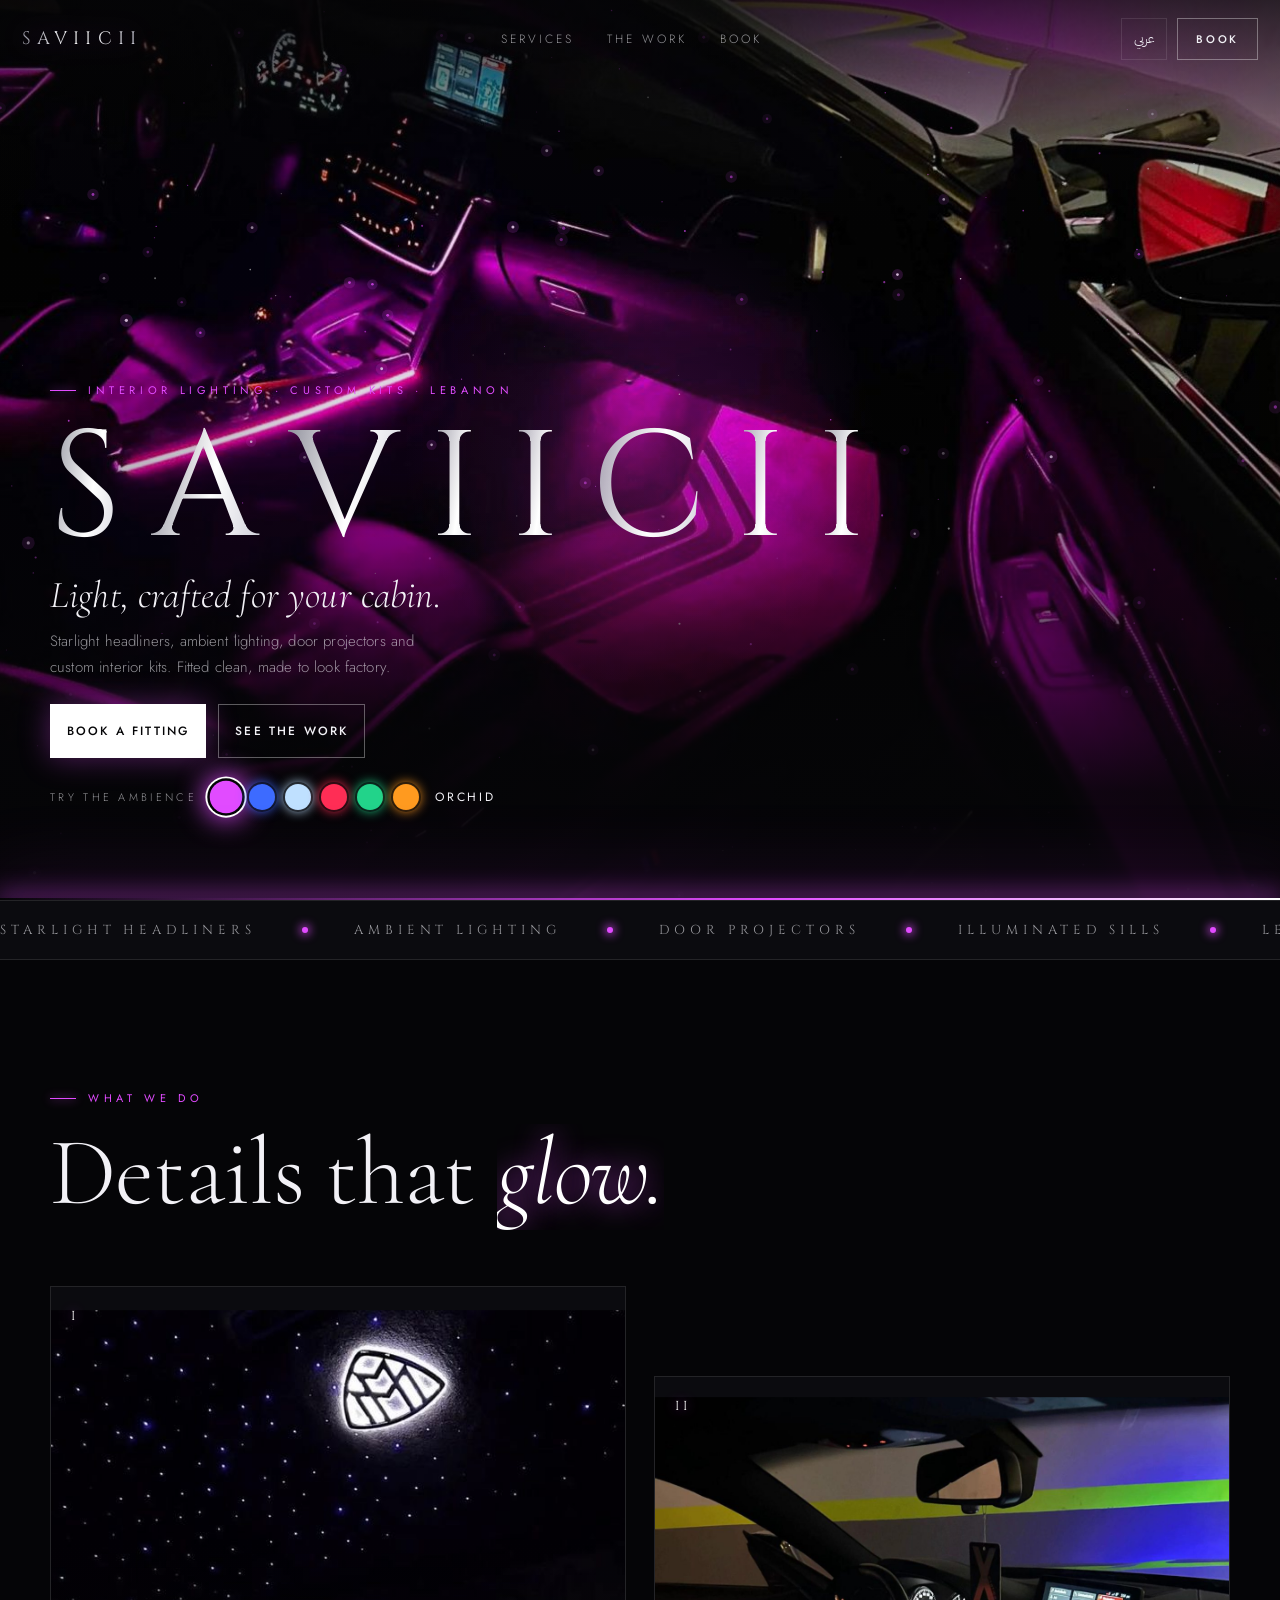
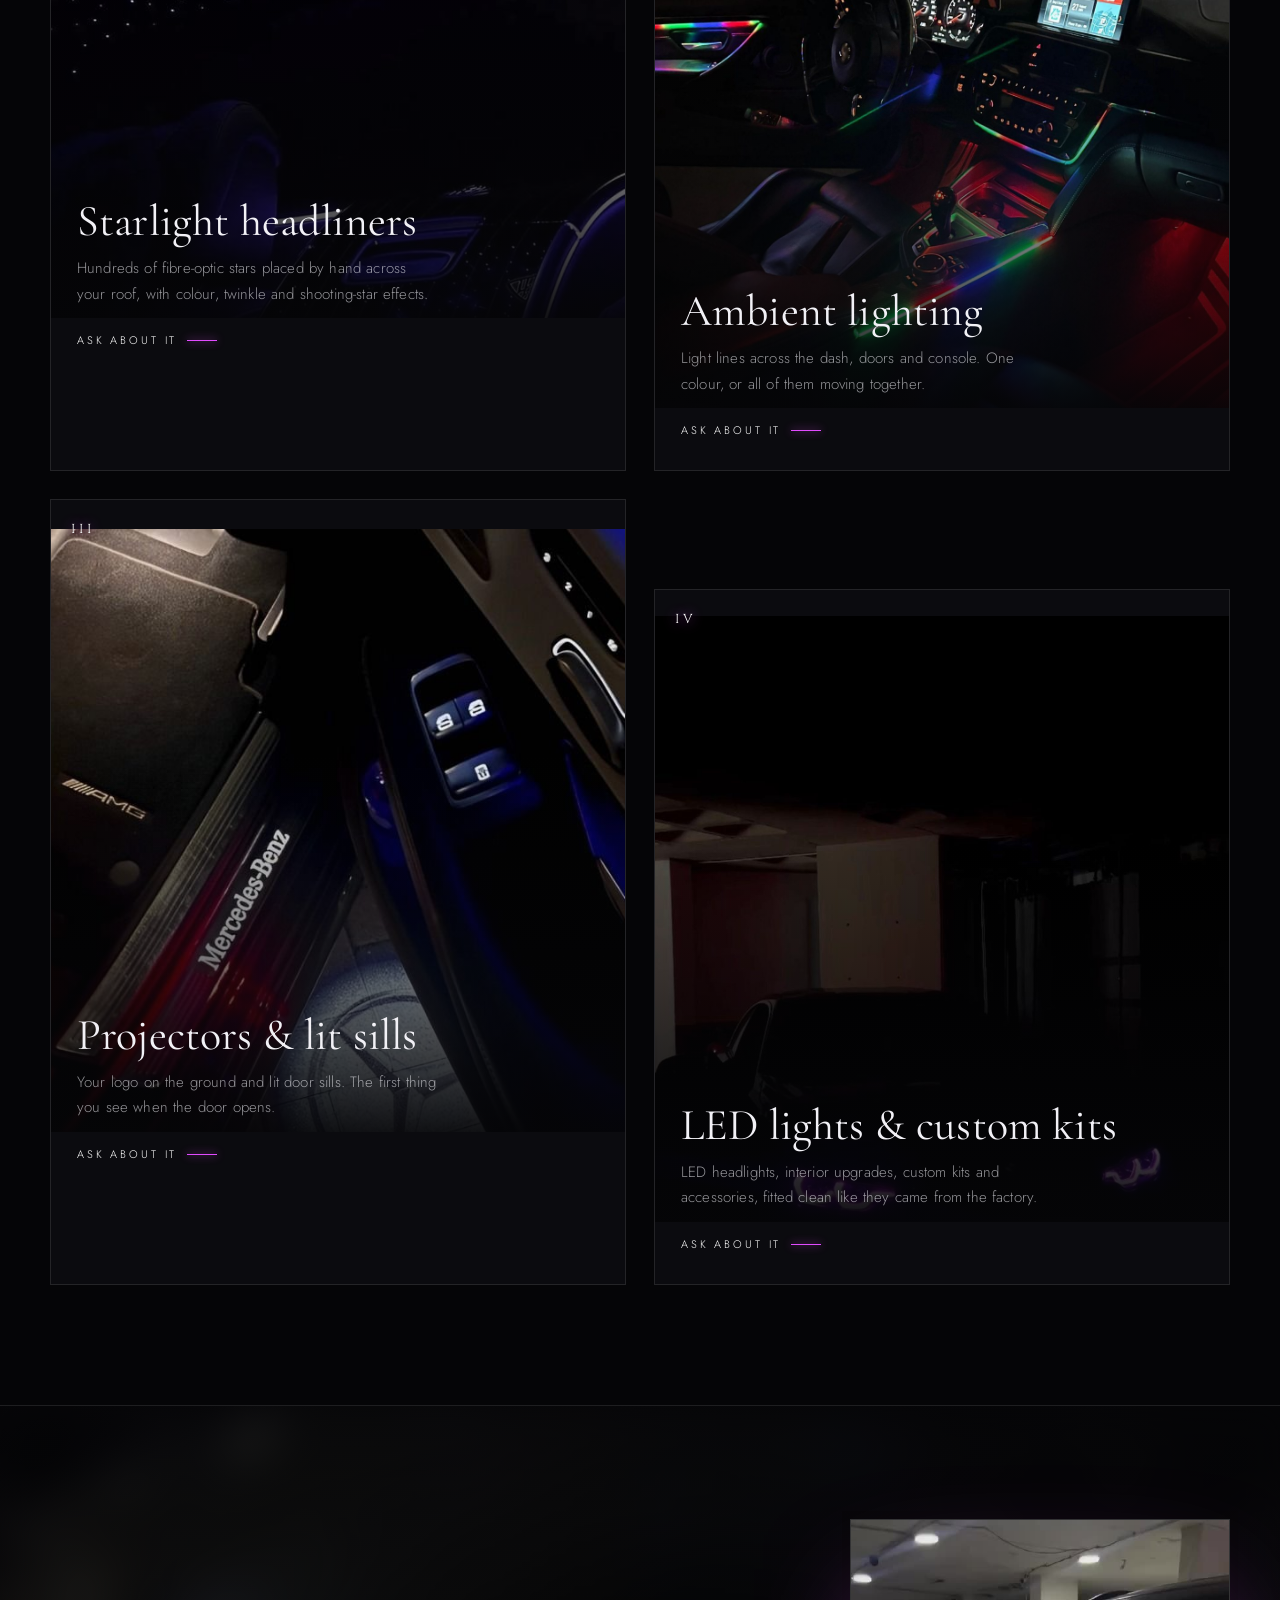
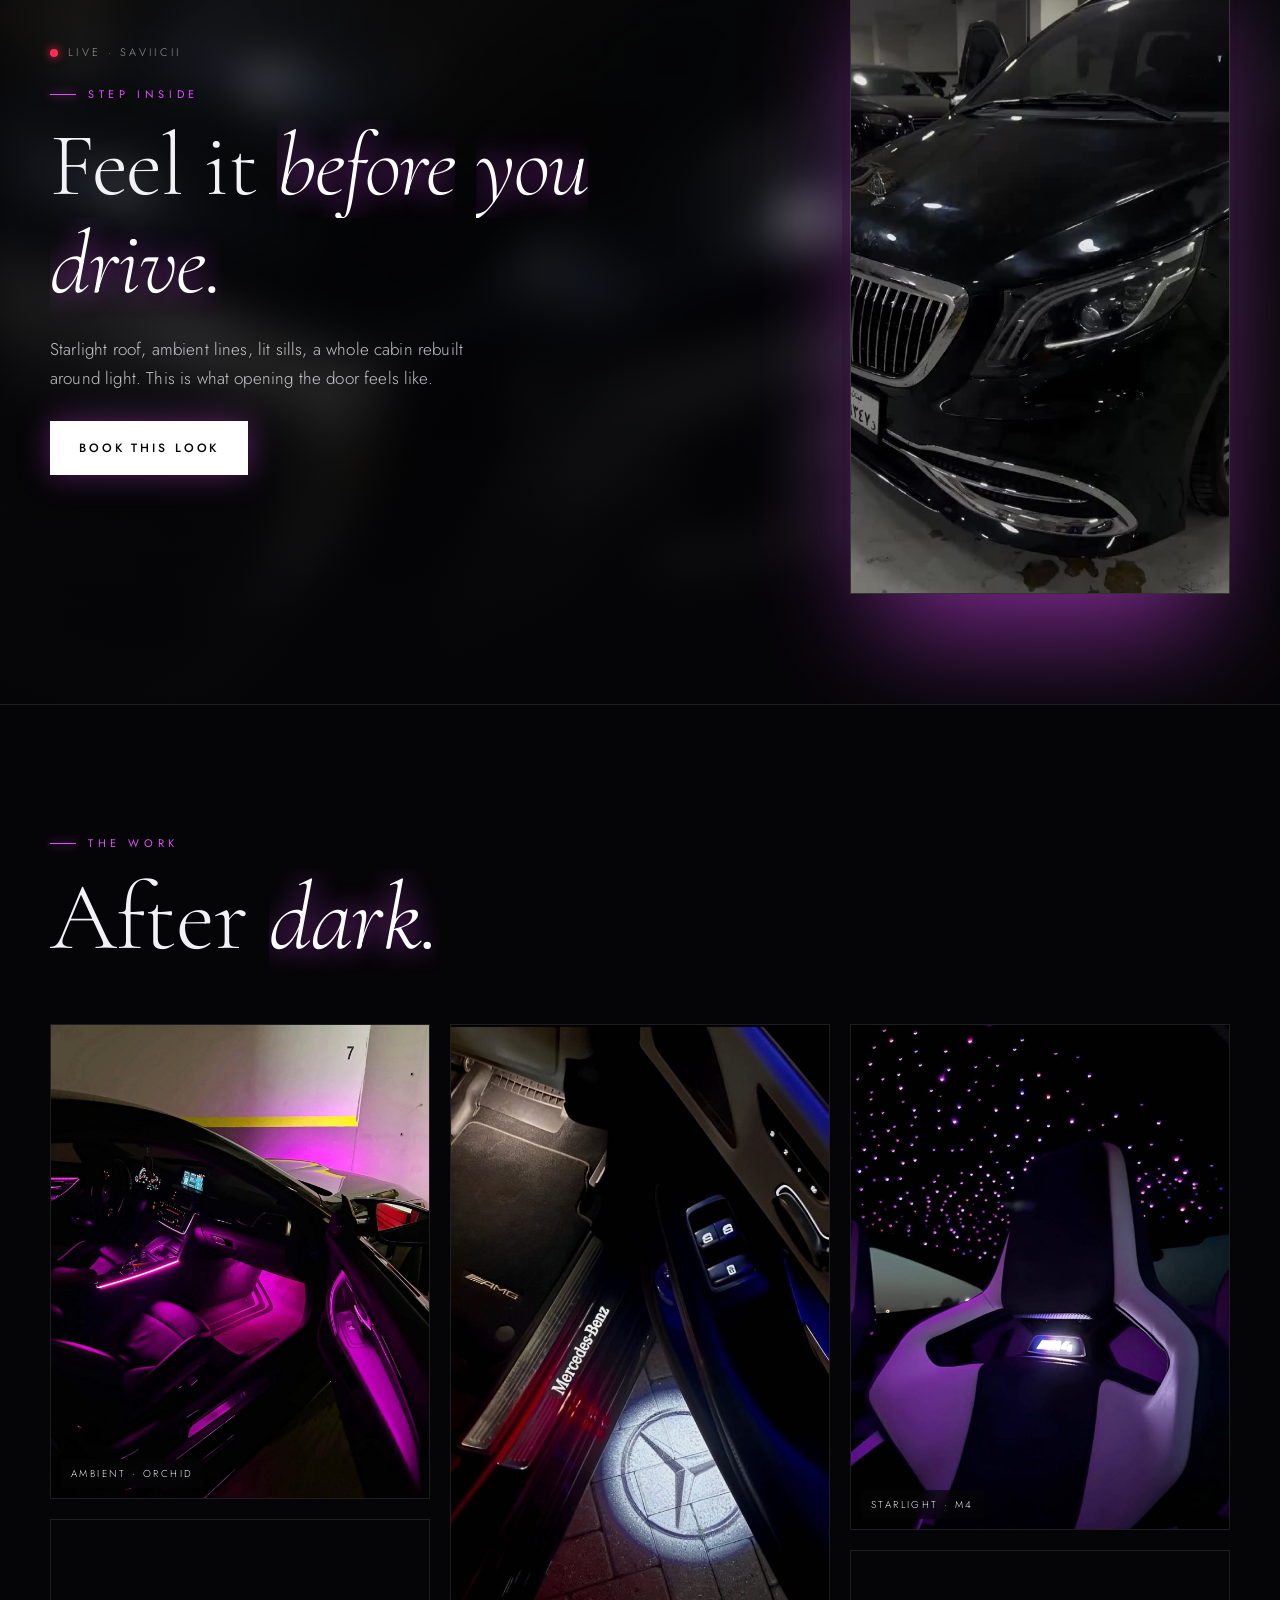
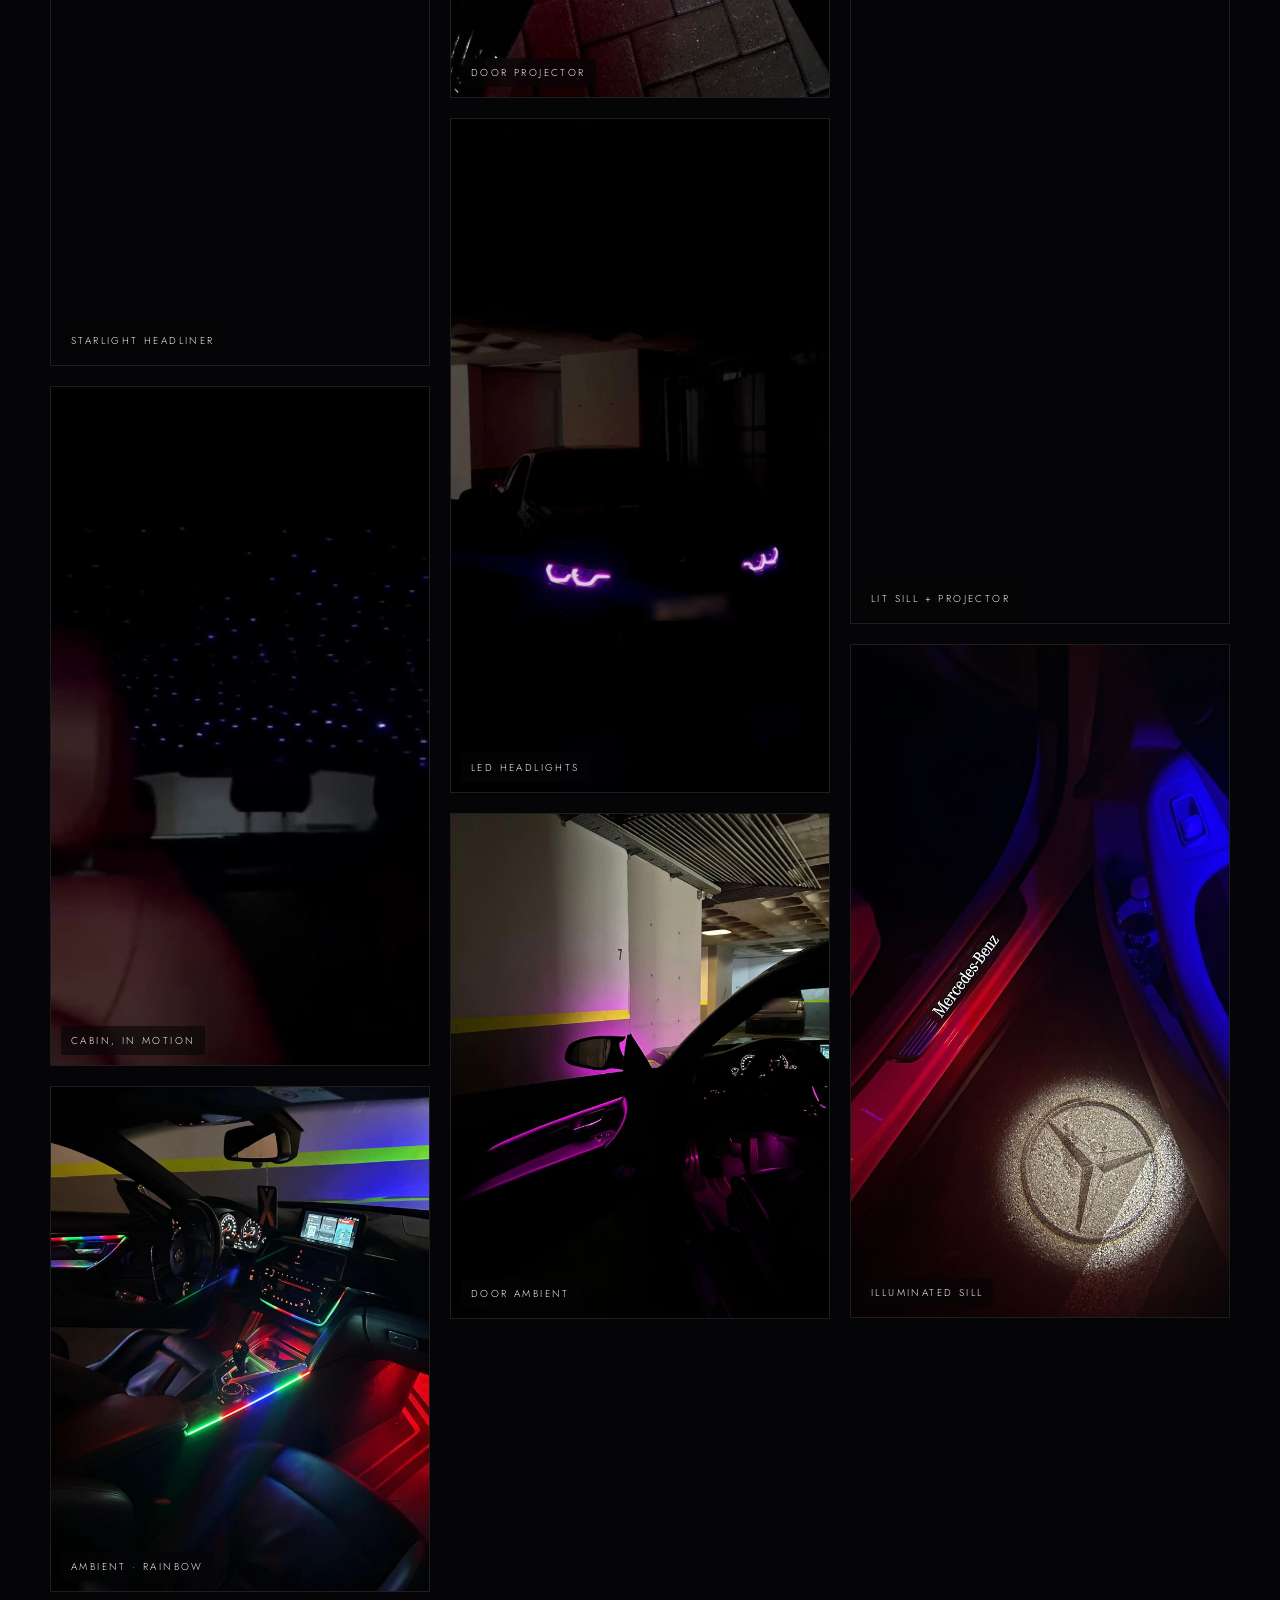
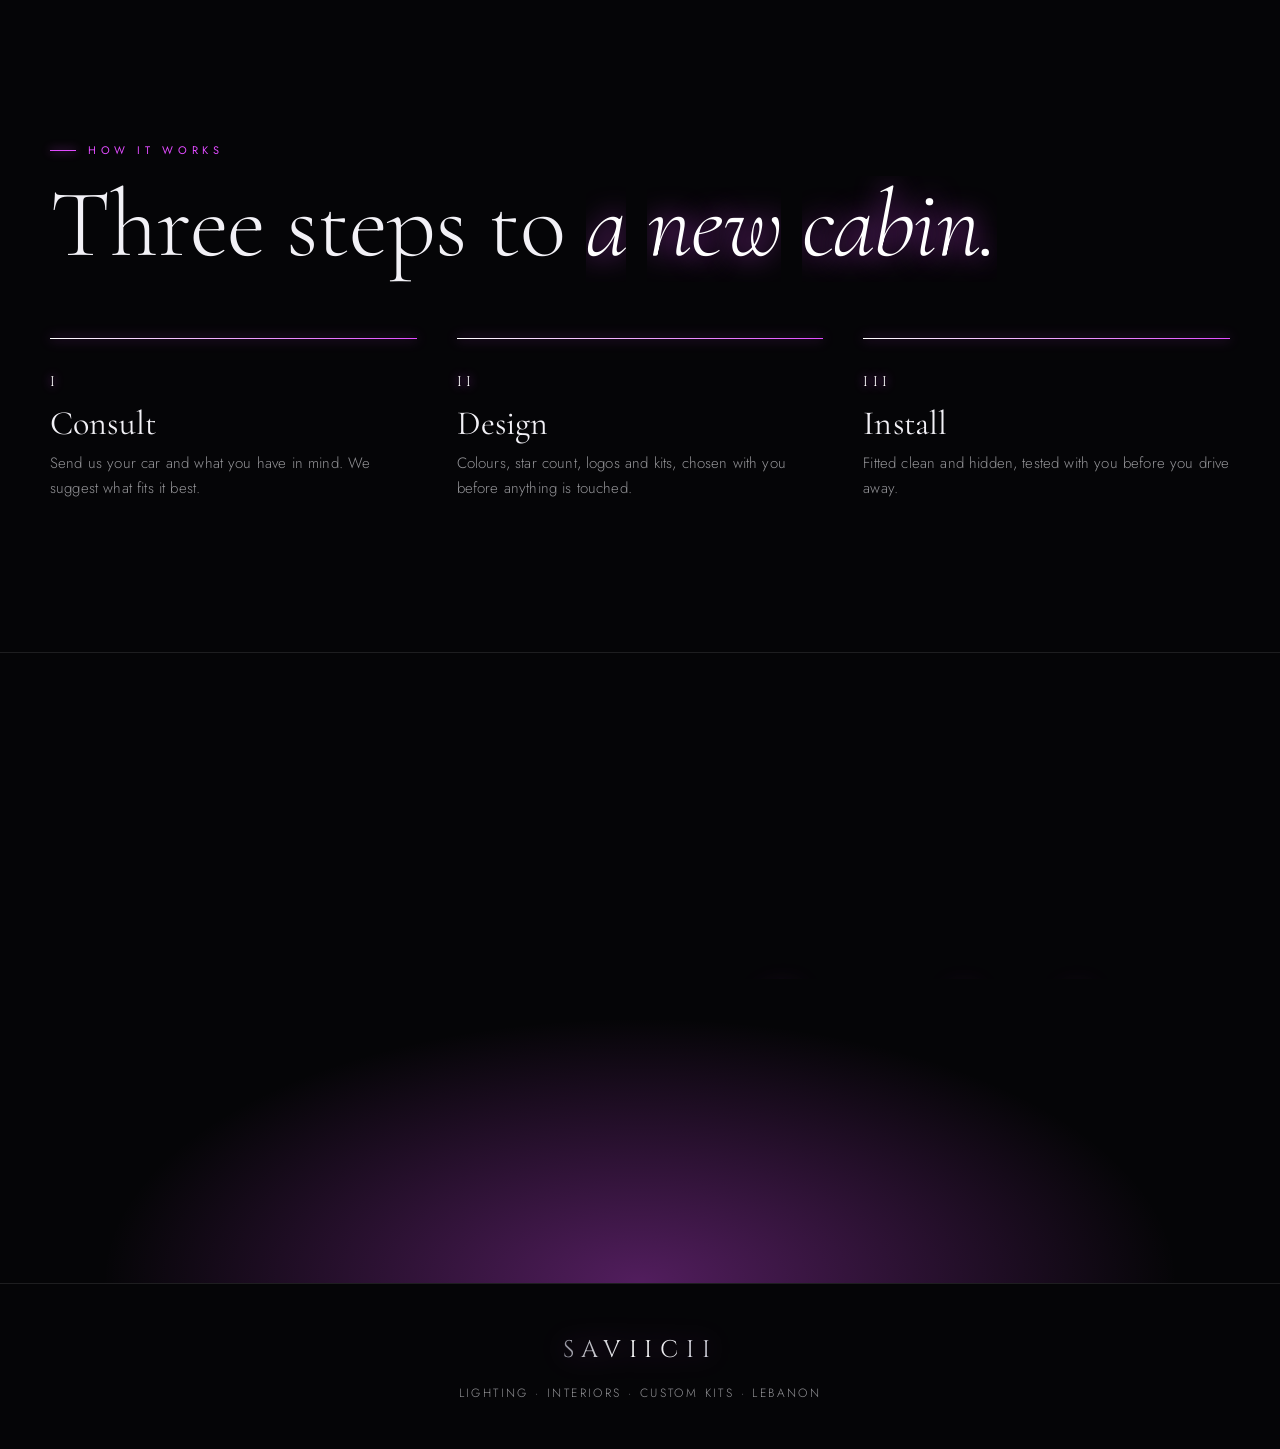
<file: index.html>
<!DOCTYPE html>
<html lang="en" dir="ltr">
<head>
<meta charset="utf-8">
<meta name="viewport" content="width=device-width, initial-scale=1, viewport-fit=cover">
<title>SAVIICII | Starlight headliners, ambient lighting & custom interiors · Lebanon</title>
<meta name="description" content="SAVIICII: top tier car customization in Lebanon. Starlight headliners, ambient LED lighting, door projectors, illuminated sills, LED headlights, interior upgrades, custom kits and accessories. Book online or on WhatsApp 79 029 518.">
<meta name="theme-color" content="#050507">
<meta property="og:title" content="SAVIICII | Light, crafted for your cabin">
<meta property="og:description" content="Starlight headliners, ambient lighting, door projectors and custom kits. Lebanon.">
<meta property="og:image" content="assets/img/ambient-orchid.jpg">
<link rel="icon" href="assets/favicon.svg" type="image/svg+xml">
<link rel="preconnect" href="https://fonts.googleapis.com"><link rel="preconnect" href="https://fonts.gstatic.com" crossorigin>
<link href="https://fonts.googleapis.com/css2?family=Cinzel:wght@400;500&family=Cormorant+Garamond:ital,wght@0,300;0,400;1,300;1,400&family=Jost:wght@300;400;500&family=Reem+Kufi:wght@400;500&family=IBM+Plex+Sans+Arabic:wght@300;400;500&display=swap" rel="stylesheet">
<link rel="stylesheet" href="assets/sv.css?v=2">
<link rel="preload" as="image" href="assets/img/ambient-orchid.jpg">
<style>
/* intro */
.intro{position:fixed;inset:0;z-index:200;background:#050507;display:grid;place-items:center;transition:clip-path 1.1s cubic-bezier(.77,0,.18,1)}
.intro.out{clip-path:inset(0 0 100% 0)}
.intro .wm{font-size:clamp(34px,9vw,84px);padding-left:.32em;display:flex}
.intro .wm span{opacity:0;filter:blur(14px);transform:translateY(20px);animation:letter 1s var(--ease) forwards}
@keyframes letter{to{opacity:1;filter:blur(0);transform:none}}
.intro .rule{position:absolute;left:50%;top:calc(50% + clamp(30px,6vw,64px));width:min(320px,60vw);height:1px;transform:translateX(-50%) scaleX(0);background:linear-gradient(90deg,transparent,#fff,transparent);box-shadow:0 0 18px 2px rgba(var(--amb-rgb),.9);animation:rule 1.2s .9s var(--ease) forwards}
@keyframes rule{to{transform:translateX(-50%) scaleX(1)}}

/* hero */
.hero{position:relative;height:100svh;min-height:660px;overflow:hidden;isolation:isolate;display:flex;align-items:flex-end}
.hero .bg{position:absolute;inset:0;z-index:-3;overflow:hidden}
.hero .ph{position:absolute;inset:-4%;width:108%;height:108%;max-width:none;object-fit:cover;object-position:38% 62%;transform:scale(1.18);filter:brightness(.05) saturate(.6);transition:transform 9s cubic-bezier(.2,.7,.2,1),filter 2.6s ease .2s}
.on .hero .ph{transform:scale(1) translate(var(--hx,0px),var(--hy,0px));filter:brightness(.95) saturate(1.08)}
.hero .tint{position:absolute;inset:0;background:var(--amb);mix-blend-mode:color;opacity:0;transition:opacity 1.2s,background 1.2s}
.hero.tinted .tint{opacity:.92}
#sky{position:absolute;inset:0;width:100%;height:100%;z-index:-2;mix-blend-mode:screen}
.hero::after{content:"";position:absolute;inset:0;z-index:-1;background:linear-gradient(180deg,rgba(5,5,7,.75) 0%,rgba(5,5,7,0) 26%,rgba(5,5,7,.1) 46%,rgba(5,5,7,.94) 88%),radial-gradient(120% 80% at 50% 50%,transparent 50%,rgba(5,5,7,.6))}
.hero .inr{width:min(1180px,100% - 40px);margin:0 auto;padding-bottom:calc(64px + env(safe-area-inset-bottom))}
.hero .eyebrow,.hero .tag,.hero .sub,.hero .ctas,.hero .amb{opacity:0;transform:translateY(14px);transition:opacity 1.2s var(--ease),transform 1.2s var(--ease)}
.hero h1{font-size:clamp(46px,13vw,150px);line-height:1;letter-spacing:.2em;margin:16px 0 8px;white-space:nowrap}
.hero h1 span{display:inline-block;opacity:0;transform:translateY(40%);filter:blur(12px);transition:opacity 1.4s var(--ease),transform 1.4s var(--ease),filter 1.4s var(--ease)}
@media (max-width:520px){.hero .eyebrow{font-size:10px;letter-spacing:.26em}}
.hero .tag{font-family:var(--serif);font-style:italic;font-weight:300;font-size:clamp(24px,3.6vw,38px);line-height:1.2}
[dir=rtl] .hero .tag{font-style:normal;font-weight:400}
.hero .sub{color:var(--mute);font-size:15px;max-width:44ch;margin:10px 0 24px}
.hero .ctas{display:flex;flex-wrap:wrap;gap:12px}
.hero .ctas .btn{flex:1 1 150px;padding:0 16px;letter-spacing:.18em}
@media (min-width:760px){.hero .ctas .btn{flex:0 0 auto}}
.hero .amb{display:flex;align-items:center;gap:16px;margin-top:26px;flex-wrap:wrap}
.hero .amb small{font-size:11px;letter-spacing:.3em;text-transform:uppercase;color:var(--mute)}
[dir=rtl] .hero .amb small{letter-spacing:0;font-size:13px}
.hero .amb b{font-weight:400;font-size:12px;letter-spacing:.24em;text-transform:uppercase;min-width:80px}
[dir=rtl] .hero .amb b{letter-spacing:0;font-size:14px}
.on .hero h1 span{opacity:1;transform:none;filter:blur(0)}
.on .hero .eyebrow,.on .hero .tag,.on .hero .sub,.on .hero .ctas,.on .hero .amb{opacity:1;transform:none}
.on .hero .eyebrow{transition-delay:.9s}.on .hero .tag{transition-delay:1.7s}.on .hero .sub{transition-delay:1.9s}.on .hero .ctas{transition-delay:2.1s}.on .hero .amb{transition-delay:2.4s}
.strip{position:absolute;left:0;right:0;bottom:0;height:2px;background:linear-gradient(90deg,transparent,rgba(var(--amb-rgb),1) 30%,#fff 50%,rgba(var(--amb-rgb),1) 70%,transparent);background-size:200% 100%;animation:strip 4s linear infinite;box-shadow:0 0 24px 4px rgba(var(--amb-rgb),.6),0 0 80px 10px rgba(var(--amb-rgb),.25);transition:box-shadow 1s}
@keyframes strip{to{background-position:-200% 0}}
@media (min-width:960px){.hero .ph{object-position:50% 60%}.hero .inr{padding-bottom:90px}}

/* marquee */
.mq{border-block:1px solid var(--line);overflow:hidden;padding:18px 0;background:var(--bg2);direction:ltr}
.mq .t{display:flex;width:max-content;gap:46px;animation:mq 40s linear infinite;font-family:var(--logo);font-size:13px;letter-spacing:.38em;color:var(--mute)}
[dir=rtl] .mq .t{font-family:var(--sans);letter-spacing:0;font-size:16px}
.mq .t span{display:inline-flex;align-items:center;gap:46px}
.mq .t span::after{content:"";width:6px;height:6px;border-radius:50%;background:rgba(var(--amb-rgb),1);box-shadow:0 0 10px 2px rgba(var(--amb-rgb),.8)}
@keyframes mq{to{transform:translateX(-50%)}}

.sec{padding:120px 0}
@media (max-width:700px){.sec{padding:86px 0}}

/* services */
.svc{display:grid;gap:22px;margin-top:56px}
@media (min-width:900px){.svc{grid-template-columns:1fr 1fr;gap:28px}.svc .card:nth-child(even){margin-top:90px}}
.card{position:relative;display:block;border:1px solid var(--line);background:var(--bg2);overflow:hidden;isolation:isolate}
.card::after{content:"";position:absolute;inset:0;z-index:2;pointer-events:none;border:1px solid transparent;background:radial-gradient(260px circle at var(--mx,50%) var(--my,0%),rgba(var(--amb-rgb),.75),transparent 60%) border-box;-webkit-mask:linear-gradient(#000 0 0) padding-box,linear-gradient(#000 0 0);-webkit-mask-composite:xor;mask-composite:exclude;opacity:0;transition:opacity .5s}
.card:hover::after{opacity:1}
.card .ph{position:relative;aspect-ratio:4/4.4;overflow:hidden}
.card .ph img{width:100%;height:118%;object-fit:cover;transform:translateY(var(--py,0px)) scale(1.04);transition:transform .2s linear}
.card .ph::after{content:"";position:absolute;inset:0;background:linear-gradient(180deg,transparent 40%,rgba(5,5,7,.94))}
.card .num{position:absolute;top:18px;inset-inline-start:20px;z-index:1;font-family:var(--logo);font-size:13px;letter-spacing:.3em;color:#fff;text-shadow:0 0 12px rgba(var(--amb-rgb),.9)}
.card .bd{position:relative;margin-top:-120px;z-index:1;padding:0 26px 28px}
.card h3{font-family:var(--serif);font-weight:400;font-size:clamp(32px,4vw,44px);line-height:1.05}
[dir=rtl] .card h3{font-size:clamp(28px,3.4vw,38px);line-height:1.3}
.card p{color:var(--mute);font-size:15px;margin:12px 0 18px;max-width:40ch}
.card .go{display:inline-flex;align-items:center;gap:10px;font-size:11px;letter-spacing:.26em;text-transform:uppercase;color:#fff}
[dir=rtl] .card .go{letter-spacing:0;font-size:14px}
.card .go i{width:30px;height:1px;background:rgba(var(--amb-rgb),1);box-shadow:0 0 8px rgba(var(--amb-rgb),1);transition:width .5s var(--ease)}
.card:hover .go i{width:56px}

/* video section: feel it */
.feel{position:relative;min-height:100svh;display:flex;align-items:flex-end;overflow:hidden;isolation:isolate;border-block:1px solid var(--line)}
.feel .vbg{position:absolute;inset:0;width:100%;height:100%;object-fit:cover;z-index:-2;transform:scale(var(--vs,1.15));transition:transform .2s linear}
.feel::after{content:"";position:absolute;inset:0;z-index:-1;background:linear-gradient(180deg,rgba(5,5,7,.7),rgba(5,5,7,.15) 30%,rgba(5,5,7,.25) 55%,rgba(5,5,7,.95) 92%)}
.feel .inr{width:min(1180px,100% - 40px);margin:0 auto;padding:120px 0 80px;display:grid;gap:30px;align-items:end}
.feel .h2{font-size:clamp(44px,7vw,92px)}
.feel .lead{color:rgba(242,241,246,.8)}
.feel .vcard{display:none}
.feel .rec{display:inline-flex;align-items:center;gap:10px;font-size:11px;letter-spacing:.3em;text-transform:uppercase;color:var(--mute);margin-bottom:14px;direction:ltr}
.feel .rec i{width:8px;height:8px;border-radius:50%;background:#ff2d55;box-shadow:0 0 10px #ff2d55;animation:blink 1.2s infinite}
@keyframes blink{50%{opacity:.2}}
@media (min-width:960px){
  .feel .vbg{filter:blur(22px) brightness(.55) saturate(1.3)}
  .feel .inr{grid-template-columns:1.2fr .8fr;align-items:center;padding:110px 0}
  .feel .vcard{display:block;justify-self:end;width:min(380px,100%);aspect-ratio:9/16;object-fit:cover;border:1px solid rgba(255,255,255,.18);box-shadow:0 60px 120px -30px rgba(var(--amb-rgb),.6),0 0 0 8px rgba(5,5,7,.4)}
}

/* gallery */
.gal{columns:2;column-gap:12px;margin-top:50px}
@media (min-width:900px){.gal{columns:3;column-gap:20px}}
.gal figure{break-inside:avoid;margin-bottom:12px;position:relative;overflow:hidden;cursor:zoom-in;border:1px solid var(--line)}
@media (min-width:900px){.gal figure{margin-bottom:20px}}
.gal img,.gal video{width:100%;height:auto}
.gal figure.v{cursor:default}
.gal figcaption{position:absolute;inset-inline-start:10px;bottom:10px;z-index:6;font-size:10px;letter-spacing:.24em;text-transform:uppercase;background:rgba(5,5,7,.6);backdrop-filter:blur(6px);-webkit-backdrop-filter:blur(6px);padding:6px 10px}
[dir=rtl] .gal figcaption{letter-spacing:0;font-size:12px}
.wipe{position:relative}
.js .wipe::before{content:"";position:absolute;inset:-1px;z-index:5;background:var(--bg);transform-origin:50% 0;transition:transform 1.4s cubic-bezier(.77,0,.18,1);transition-delay:inherit;pointer-events:none}
.js .wipe.in::before{transform:scaleY(0)}
.js .wipe img,.js .wipe video{transform:scale(1.15);transition:transform 2.2s cubic-bezier(.2,.8,.2,1);transition-delay:inherit}
.js .wipe.in img,.js .wipe.in video{transform:scale(1)}
.lb{position:fixed;inset:0;z-index:150;background:rgba(5,5,7,.95);backdrop-filter:blur(10px);-webkit-backdrop-filter:blur(10px);display:grid;place-items:center;opacity:0;pointer-events:none;transition:opacity .5s}
.lb.on{opacity:1;pointer-events:auto}
.lb img{max-width:92vw;max-height:86vh;transform:scale(.94);transition:transform .6s var(--ease);box-shadow:0 0 80px rgba(var(--amb-rgb),.25)}
.lb.on img{transform:none}
.lb button{position:absolute;top:max(18px,env(safe-area-inset-top));inset-inline-end:18px;width:48px;height:48px;border:1px solid var(--line);border-radius:50%;font-size:18px}

/* process */
.steps{display:grid;margin-top:56px}
@media (min-width:900px){.steps{grid-template-columns:repeat(3,1fr);gap:40px}}
.step{position:relative;padding:28px 0 30px;border-top:1px solid var(--line)}
.step::before{content:"";position:absolute;inset-inline-start:0;top:-1px;height:1px;width:100%;background:linear-gradient(90deg,#fff,rgba(var(--amb-rgb),1));box-shadow:0 0 12px rgba(var(--amb-rgb),.8);transform:scaleX(0);transform-origin:left;transition:transform 1.4s var(--ease);transition-delay:calc(var(--i,0) * 220ms)}
[dir=rtl] .step::before{transform-origin:right}
.step.in::before{transform:scaleX(1)}
.step b{font-family:var(--logo);font-weight:400;font-size:14px;letter-spacing:.3em;color:#fff;text-shadow:0 0 10px rgba(var(--amb-rgb),.9)}
.step h3{font-family:var(--serif);font-weight:400;font-size:34px;line-height:1.15;margin:10px 0 8px}
.step p{color:var(--mute);font-size:15px}

/* cta */
.cta{position:relative;text-align:center;padding:150px 0 140px;overflow:hidden;isolation:isolate;border-top:1px solid var(--line)}
.cta canvas{position:absolute;inset:0;width:100%;height:100%;z-index:-1}
.cta::before{content:"";position:absolute;inset:0;z-index:-1;background:radial-gradient(60% 60% at 50% 100%,rgba(var(--amb-rgb),.35),transparent 70%)}
.cta .h2{font-size:clamp(48px,10vw,120px)}
.cta .num{font-size:clamp(20px,4vw,32px);letter-spacing:.2em;margin:26px 0 30px}
.cta .ctas{display:flex;flex-wrap:wrap;gap:12px;justify-content:center}

.fab{position:fixed;z-index:90;inset-inline-end:16px;bottom:calc(16px + env(safe-area-inset-bottom));width:58px;height:58px;border-radius:50%;display:grid;place-items:center;background:#fff;color:#050507;box-shadow:0 10px 30px rgba(0,0,0,.5),0 0 26px rgba(var(--amb-rgb),.7);transform:scale(0);transition:transform .6s cubic-bezier(.2,1.6,.4,1),box-shadow 1s}
.fab.up{transform:scale(1)}
.fab svg{width:26px;height:26px}
.cursor{position:fixed;left:0;top:0;width:560px;height:560px;margin:-280px 0 0 -280px;border-radius:50%;pointer-events:none;z-index:1;background:radial-gradient(circle,rgba(var(--amb-rgb),.13),transparent 60%);mix-blend-mode:screen;opacity:0;transition:opacity .4s}
@media (hover:hover) and (pointer:fine){.cursor{opacity:1}}
@media (prefers-reduced-motion:reduce){.intro{display:none}.hero *{opacity:1!important;transform:none!important;filter:none!important}.hero .ph{filter:none!important}.js .wipe::before{display:none}}
</style>
</head>
<body>

<div class="intro" id="intro" aria-hidden="true"><div class="wm" id="iwm"></div><div class="rule"></div></div>
<div class="cursor" id="cursor" aria-hidden="true"></div>

<nav class="nav" id="nav">
  <a href="#top" class="wm chrome">SAVIICII</a>
  <div class="links"><a href="#services" data-i="nServices">Services</a><a href="#work" data-i="nWork">The work</a><a href="book/" data-i="nBook">Book</a></div>
  <div class="r"><button class="lang" id="lang">عربي</button><a class="btn sm" href="book/" data-i="book">Book</a></div>
</nav>

<header class="hero" id="top">
  <div class="bg"><img class="ph" id="hph" src="assets/img/ambient-orchid.jpg" alt="Car interior lit with orchid ambient lighting"><div class="tint"></div></div>
  <canvas id="sky" aria-hidden="true"></canvas>
  <div class="inr">
    <div class="eyebrow" data-i="eyebrow">Interior lighting · Custom kits · Lebanon</div>
    <h1 class="wm" id="h1" aria-label="SAVIICII"></h1>
    <p class="tag" data-i="tag">Light, crafted for your cabin.</p>
    <p class="sub" data-i="sub">Starlight headliners, ambient lighting, door projectors and custom interior kits.</p>
    <div class="ctas"><a class="btn fill" href="book/" data-i="ctaBook">Book a fitting</a><a class="btn" href="#work" data-i="ctaWork">See the work</a></div>
    <div class="amb"><small data-i="ambLbl">Try the ambience</small><div class="dots" id="dots" role="radiogroup"></div><b id="ambName">Orchid</b></div>
  </div>
  <div class="strip" aria-hidden="true"></div>
</header>

<div class="mq" aria-hidden="true"><div class="t" id="mq"></div></div>

<section class="sec" id="services">
  <div class="wrap">
    <div class="eyebrow rv" data-i="svcK">What we do</div>
    <h2 class="h2 split" style="margin-top:16px" data-i="svcH">Details that <em>glow.</em></h2>
    <div class="svc" id="svc"></div>
  </div>
</section>

<section class="feel" id="feel">
  <video class="vbg" id="vbg" src="assets/video/van.mp4" poster="assets/img/van-poster.jpg" autoplay muted loop playsinline preload="metadata" aria-hidden="true"></video>
  <div class="inr">
    <div>
      <div class="rec rv"><i></i>Live · SAVIICII</div><br>
      <div class="eyebrow rv" data-i="vK">Step inside</div>
      <h2 class="h2 split" style="margin:16px 0 18px" data-i="vH">Feel it <em>before you drive.</em></h2>
      <p class="lead rv" data-i="vP">Starlight roof, ambient lines, lit sills, a whole cabin rebuilt around light.</p>
      <a class="btn fill rv" style="margin-top:28px" href="book/" data-i="vBtn">Book this look</a>
    </div>
    <video class="vcard rv" id="vcard" muted loop playsinline preload="none" poster="assets/img/van-poster.jpg" aria-hidden="true"></video>
  </div>
</section>

<section class="sec" id="work">
  <div class="wrap">
    <div class="eyebrow rv" data-i="gK">The work</div>
    <h2 class="h2 split" style="margin-top:16px" data-i="gH">After <em>dark.</em></h2>
    <div class="gal" id="gal"></div>
  </div>
</section>

<section class="sec" style="padding-top:20px">
  <div class="wrap">
    <div class="eyebrow rv" data-i="pK">How it works</div>
    <h2 class="h2 split" style="margin-top:16px" data-i="pH">Three steps to <em>a new cabin.</em></h2>
    <div class="steps">
      <div class="step rv" style="--i:0"><b>I</b><h3 data-i="p1h">Consult</h3><p data-i="p1p"></p></div>
      <div class="step rv" style="--i:1"><b>II</b><h3 data-i="p2h">Design</h3><p data-i="p2p"></p></div>
      <div class="step rv" style="--i:2"><b>III</b><h3 data-i="p3h">Install</h3><p data-i="p3p"></p></div>
    </div>
  </div>
</section>

<section class="cta">
  <canvas id="sky2" aria-hidden="true"></canvas>
  <div class="wrap">
    <div class="eyebrow rv" data-i="cK">Book a fitting</div>
    <h2 class="h2 split" style="margin-top:16px" data-i="cH">Your cabin, <em>after dark.</em></h2>
    <div class="num wm chrome rv">+961 79 029 518</div>
    <div class="ctas rv"><a class="btn fill" href="book/" data-i="cBook">Book online</a><a class="btn" data-wa href="#" target="_blank" rel="noopener"><span data-i="wa">WhatsApp</span></a><a class="btn" href="tel:+96179029518" data-i="call">Call</a></div>
  </div>
</section>

<footer><a href="#top" class="wm chrome">SAVIICII</a><p data-i="foot">Lighting · Interiors · Custom kits · Lebanon</p></footer>

<a class="fab" id="fab" data-wa href="#" target="_blank" rel="noopener" aria-label="WhatsApp SAVIICII"><svg viewBox="0 0 24 24" fill="currentColor"><path d="M12 2a10 10 0 0 0-8.6 15.1L2 22l5-1.3A10 10 0 1 0 12 2zm4.5 12.1c-.2-.1-1.5-.7-1.7-.8s-.4-.1-.6.1-.7.8-.8 1-.3.2-.5.1a6.7 6.7 0 0 1-3.3-2.9c-.2-.4.2-.4.7-1.3.1-.2 0-.3 0-.4l-.8-1.8c-.2-.5-.4-.4-.6-.4h-.5a1 1 0 0 0-.7.3 3 3 0 0 0-.9 2.2 5.2 5.2 0 0 0 1.1 2.8 11.9 11.9 0 0 0 4.6 4c1.7.7 2.4.8 3.2.7.5-.1 1.5-.6 1.8-1.2s.2-1.1.1-1.2-.2-.2-.4-.3z"/></svg></a>
<div class="lb" id="lb" role="dialog" aria-modal="true"><img id="lbImg" alt=""><button id="lbX" aria-label="Close">✕</button></div>

<script src="assets/sv.js?v=2"></script>
<script>
(() => {
  const $ = s => document.querySelector(s), SV = window.SV, R = SV.R, NAME = 'SAVIICII';
  Object.assign(SV.extra.en, { mq: ['Starlight headliners', 'Ambient lighting', 'Door projectors', 'Illuminated sills', 'LED headlights', 'Custom kits', 'Accessories'] });
  Object.assign(SV.extra.ar, { mq: ['سقف نجوم', 'إضاءة أمبيانت', 'بروجكتور أبواب', 'عتبات مضوّية', 'أضواء LED', 'كيتات مخصّصة', 'إكسسوارات'] });
  const SVC = [['I', 's1', 'starlight-maybach.jpg'], ['II', 's2', 'ambient-rainbow.jpg'], ['III', 's3', 'projector-amg.jpg'], ['IV', 's4', 'headlights.jpg']];
  const GAL = [['ambient-orchid.jpg', 'c1'], ['starlight-maybach.jpg', 'c2'], ['cabin.mp4', 'c10'], ['ambient-rainbow.jpg', 'c3'], ['projector-amg.jpg', 'c4'], ['headlights.jpg', 'c5'], ['door-orchid.jpg', 'c6'], ['starlight-m4.jpg', 'c7'], ['sill-maybach.jpg', 'c8'], ['sill-benz.jpg', 'c9']];
  let cards = [];
  function render() {
    const ar = SV.lang() === 'ar', mq = SV.t('mq');
    $('#mq').innerHTML = mq.concat(mq).map(t => `<span>${ar ? t : t.toUpperCase()}</span>`).join('');
    $('#svc').innerHTML = SVC.map((s, i) => `<a class="card rv" style="--i:${i % 2}" target="_blank" rel="noopener" href="${SV.wa((ar ? 'مرحبا SAVIICII، بدّي ' : 'Hello SAVIICII, I want ') + SV.t(s[1] + 'h') + (ar ? '. السيارة: ' : '. My car: '))}">
      <div class="ph"><img src="assets/img/${s[2]}" alt="${SV.t(s[1] + 'h')}" loading="lazy"></div><span class="num">${s[0]}</span>
      <div class="bd"><h3>${SV.t(s[1] + 'h')}</h3><p>${SV.t(s[1] + 'p')}</p><span class="go">${SV.t('ask')} <i></i></span></div></a>`).join('');
    $('#gal').innerHTML = GAL.map((g, i) => g[0].endsWith('.mp4')
      ? `<figure class="wipe v" style="transition-delay:${(i % 3) * 120}ms"><video src="assets/video/${g[0]}" poster="assets/img/cabin-poster.jpg" muted loop playsinline autoplay preload="metadata"></video><figcaption>${SV.t(g[1])}</figcaption></figure>`
      : `<figure class="wipe" style="transition-delay:${(i % 3) * 120}ms"><img src="assets/img/${g[0]}" alt="${SV.t(g[1])}" loading="lazy"><figcaption>${SV.t(g[1])}</figcaption></figure>`).join('');
    $('#ambName').textContent = SV.t('amb')[SV.AMB[SV.ambI][0]];
    cards = [...document.querySelectorAll('.card')];
  }
  SV.onLang(render);

  /* ambience: the dots recolour the car in the hero and the whole page */
  const hero = $('#top');
  $('#dots').innerHTML = SV.AMB.map(([k, c], i) => `<button role="radio" aria-label="${k}" style="--c:${c}" data-a="${i}"></button>`).join('');
  SV.onAmb(i => { document.querySelectorAll('#dots button').forEach((b, k) => { b.classList.toggle('on', k === i); b.setAttribute('aria-checked', k === i); }); hero.classList.toggle('tinted', i !== 0); $('#ambName').textContent = SV.t('amb')[SV.AMB[i][0]]; });
  let auto = true;
  $('#dots').addEventListener('click', e => { const b = e.target.closest('button'); if (!b) return; auto = false; SV.setAmb(+b.dataset.a, true); });
  SV.setAmb(SV.ambI);
  if (!R) setTimeout(function cyc() { if (!auto) return; SV.setAmb((SV.ambI + 1) % SV.AMB.length); setTimeout(cyc, SV.ambI === 0 ? 5200 : 2600); }, 7000);

  SV.apply(SV.lang());

  /* intro, then the lights come on */
  $('#h1').innerHTML = [...NAME].map((c, i) => `<span class="chrome" style="transition-delay:${.35 + i * .09}s;animation-delay:${-i * .4}s">${c}</span>`).join('');
  $('#iwm').innerHTML = [...NAME].map((c, i) => `<span class="chrome" style="animation:letter 1s var(--ease) ${.1 + i * .08}s forwards, sheen 8s linear infinite">${c}</span>`).join('');
  const intro = $('#intro'); let seen = false; try { seen = sessionStorage.getItem('sv-intro') === '1'; } catch (e) {}
  const go = () => { intro.classList.add('out'); setTimeout(() => document.body.classList.add('on'), 250); setTimeout(() => intro.remove(), 1300); try { sessionStorage.setItem('sv-intro', '1'); } catch (e) {} };
  if (R || seen) { intro.remove(); requestAnimationFrame(() => requestAnimationFrame(() => document.body.classList.add('on'))); }
  else { setTimeout(go, 2000); intro.addEventListener('click', go, { once: true }); }

  SV.sky($('#sky'), { density: 5200, alpha: .85 }); SV.sky($('#sky2'), { density: 4200 });

  /* video section: sharp card on desktop; videos play only while on screen */
  const vbg = $('#vbg'), vcard = $('#vcard');
  if (matchMedia('(min-width:960px)').matches) vcard.src = 'assets/video/van.mp4';
  new IntersectionObserver(es => es.forEach(e => [vbg, vcard].forEach(v => { if (!v.getAttribute('src')) return; e.isIntersecting ? v.play().catch(() => {}) : v.pause(); })), { threshold: .05 }).observe($('#feel'));

  /* scroll effects */
  const fab = $('#fab'), feel = $('#feel'), hph = $('#hph');
  function onScroll() {
    fab.classList.toggle('up', scrollY > innerHeight * .7);
    if (R) return;
    cards.forEach(c => { const r = c.getBoundingClientRect(); if (r.bottom < 0 || r.top > innerHeight) return; const p = (r.top + r.height / 2 - innerHeight / 2) / innerHeight; c.style.setProperty('--py', (p * -60).toFixed(1) + 'px'); });
    const fr = feel.getBoundingClientRect(); if (fr.bottom > 0 && fr.top < innerHeight) { const p = 1 - Math.min(1, Math.max(0, (fr.top + fr.height) / (innerHeight + fr.height))); feel.style.setProperty('--vs', (1.15 - p * .15).toFixed(3)); }
    if (scrollY < innerHeight) hph.style.setProperty('--hy', (scrollY * .25).toFixed(1) + 'px');
  }
  let tk = false; addEventListener('scroll', () => { if (!tk) { tk = true; requestAnimationFrame(() => { tk = false; onScroll(); }); } }, { passive: true }); onScroll();
  addEventListener('pointermove', e => { if (R || scrollY > innerHeight) return; hph.style.setProperty('--hx', ((e.clientX / innerWidth - .5) * -18).toFixed(1) + 'px'); }, { passive: true });
  document.addEventListener('pointermove', e => { const c = e.target.closest && e.target.closest('.card'); if (!c) return; const r = c.getBoundingClientRect(); c.style.setProperty('--mx', (e.clientX - r.left) + 'px'); c.style.setProperty('--my', (e.clientY - r.top) + 'px'); }, { passive: true });
  const cu = $('#cursor'); let cx = innerWidth / 2, cy = innerHeight / 2, tx = cx, ty = cy;
  addEventListener('pointermove', e => { tx = e.clientX; ty = e.clientY; }, { passive: true });
  (function loop() { cx += (tx - cx) * .12; cy += (ty - cy) * .12; cu.style.transform = `translate(${cx}px,${cy}px)`; requestAnimationFrame(loop); })();

  /* lightbox */
  const lb = $('#lb'), li = $('#lbImg');
  $('#gal').addEventListener('click', e => { const f = e.target.closest('figure'); if (!f || f.classList.contains('v')) return; const im = f.querySelector('img'); li.src = im.src; li.alt = im.alt; lb.classList.add('on'); });
  const close = () => lb.classList.remove('on');
  lb.addEventListener('click', e => { if (e.target !== li) close(); }); addEventListener('keydown', e => { if (e.key === 'Escape') close(); });
})();
</script>
</body>
</html>
</file>
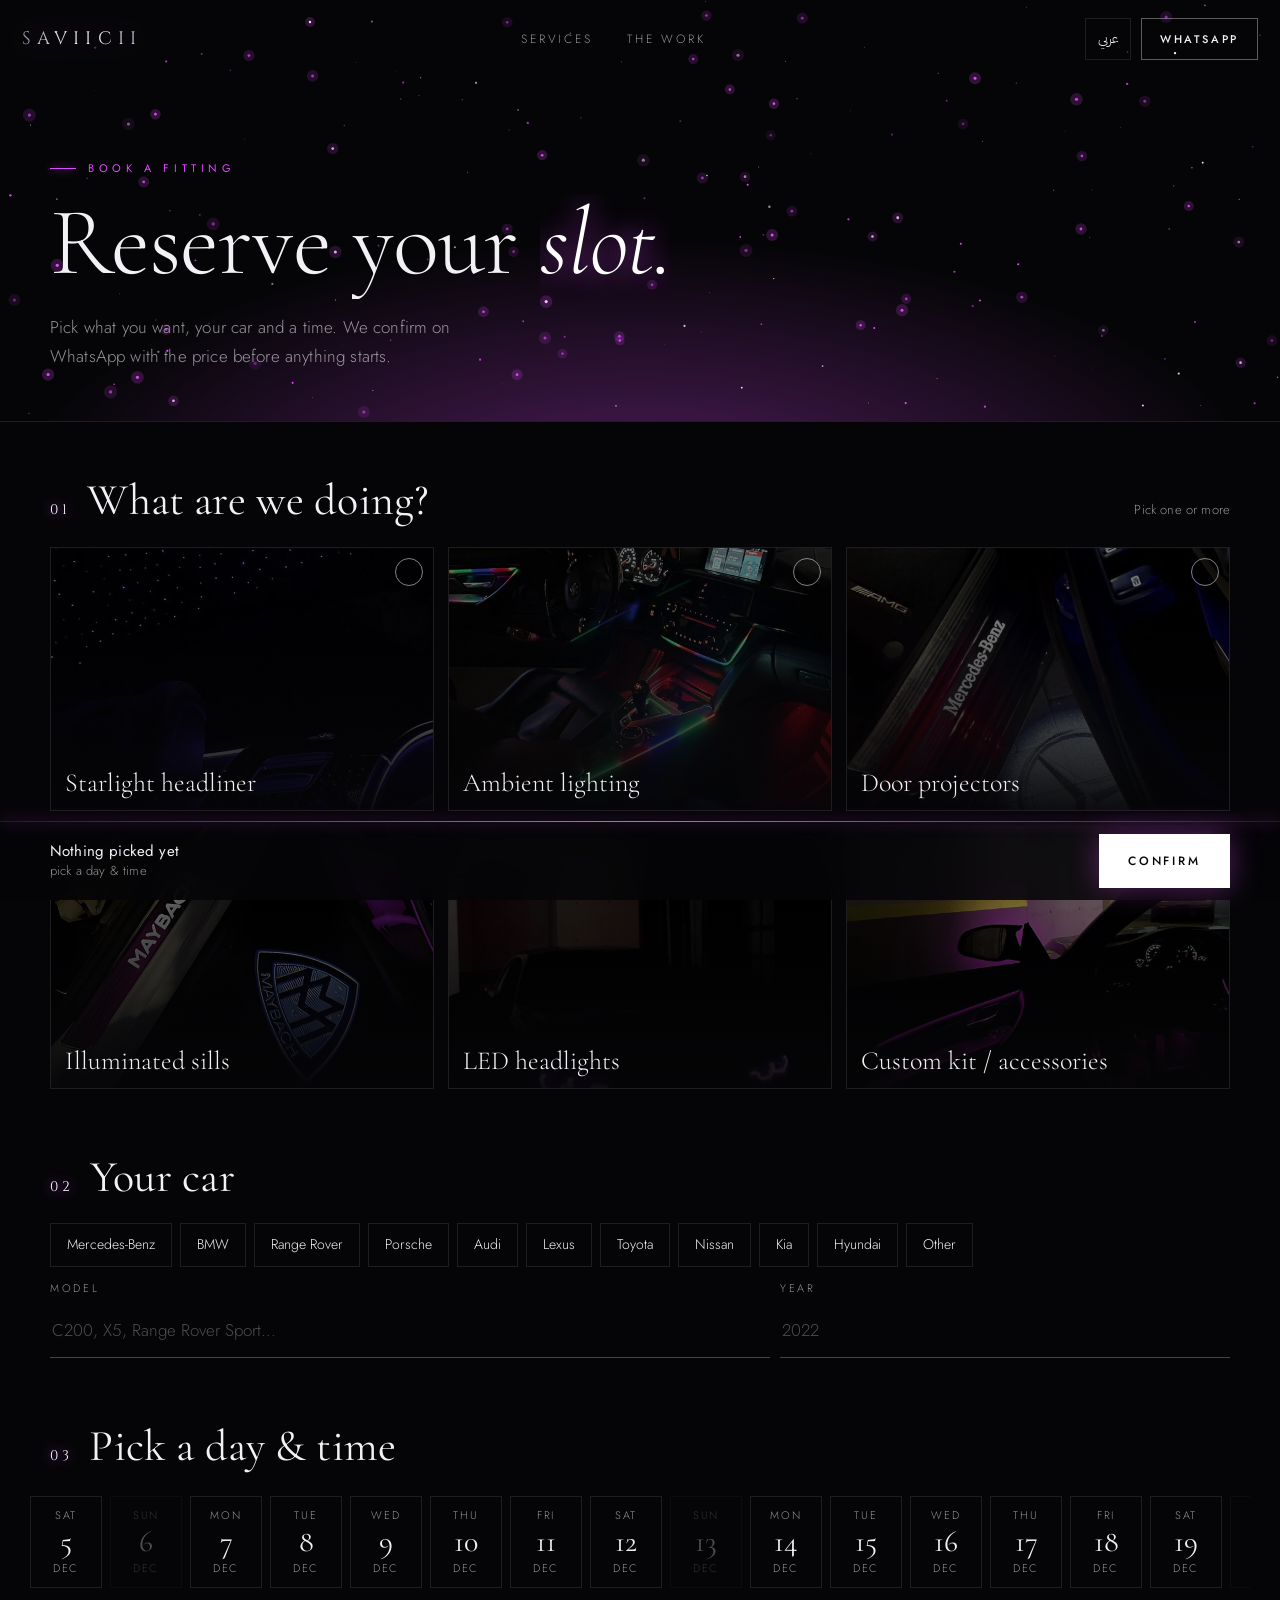
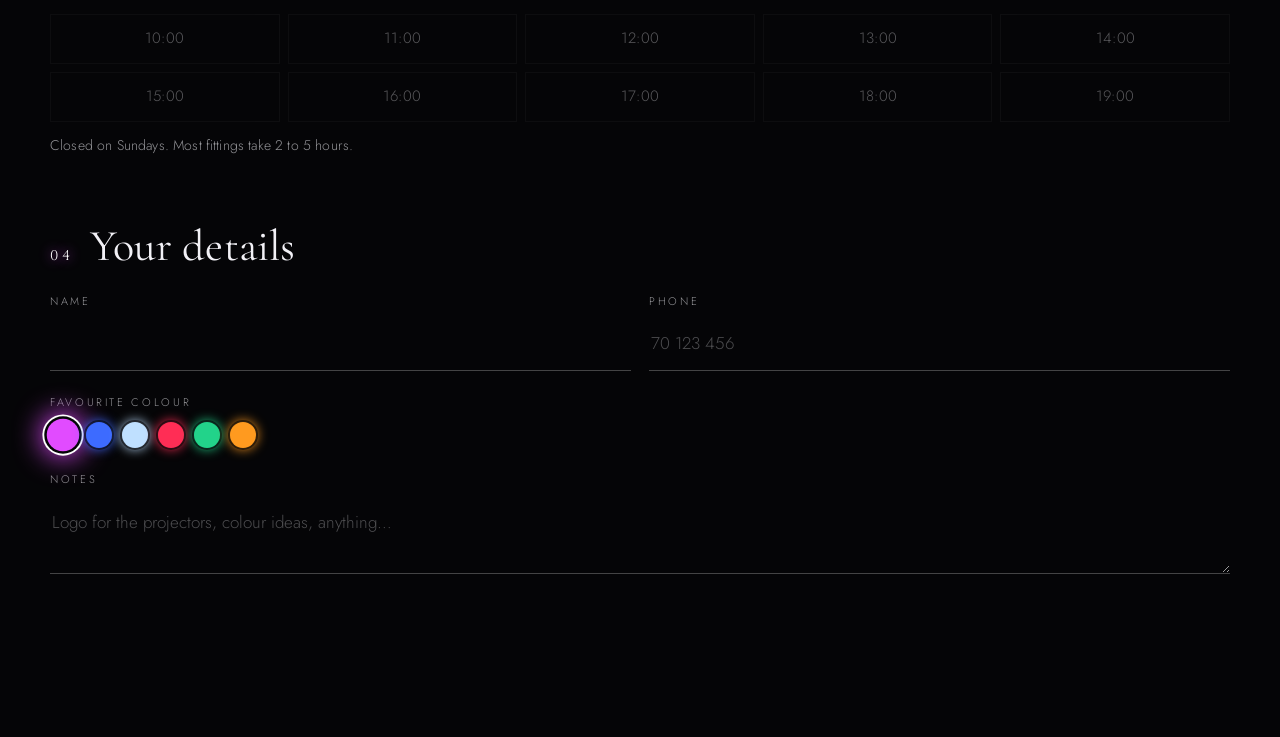
<file: book/index.html>
<!DOCTYPE html>
<html lang="en" dir="ltr">
<head>
<meta charset="utf-8">
<base href="../">
<meta name="viewport" content="width=device-width, initial-scale=1, viewport-fit=cover">
<title>Book a fitting | SAVIICII</title>
<meta name="description" content="Book a SAVIICII fitting: starlight headliner, ambient lighting, door projectors, lit sills, LED headlights or custom kits. Pick your car, a day and a time.">
<meta name="theme-color" content="#050507">
<link rel="icon" href="assets/favicon.svg" type="image/svg+xml">
<link rel="preconnect" href="https://fonts.googleapis.com"><link rel="preconnect" href="https://fonts.gstatic.com" crossorigin>
<link href="https://fonts.googleapis.com/css2?family=Cinzel:wght@400;500&family=Cormorant+Garamond:ital,wght@0,300;0,400;1,300;1,400&family=Jost:wght@300;400;500&family=Reem+Kufi:wght@400;500&family=IBM+Plex+Sans+Arabic:wght@300;400;500&display=swap" rel="stylesheet">
<link rel="stylesheet" href="assets/sv.css?v=2">
<style>
body{padding-bottom:calc(110px + env(safe-area-inset-bottom))}
.top{position:relative;padding:150px 0 50px;overflow:hidden;isolation:isolate;border-bottom:1px solid var(--line)}
.top canvas{position:absolute;inset:0;width:100%;height:100%;z-index:-1}
.top::after{content:"";position:absolute;inset:0;z-index:-1;background:radial-gradient(70% 90% at 50% 120%,rgba(var(--amb-rgb),.35),transparent 70%)}
.top .h2{margin:16px 0 14px}
.blk{padding:54px 0 10px}
.bh{display:flex;align-items:baseline;gap:16px;margin-bottom:22px}
.bh b{font-family:var(--logo);font-weight:400;font-size:14px;letter-spacing:.3em;color:#fff;text-shadow:0 0 12px rgba(var(--amb-rgb),.9)}
.bh h2{font-family:var(--serif);font-weight:400;font-size:clamp(30px,5vw,44px);line-height:1.1}
[dir=rtl] .bh h2{line-height:1.4}
.bh small{margin-inline-start:auto;color:var(--mute);font-size:13px}

/* services */
.svcs{display:grid;grid-template-columns:1fr 1fr;gap:10px}
@media (min-width:900px){.svcs{grid-template-columns:repeat(3,1fr);gap:14px}}
.sv{position:relative;aspect-ratio:1/1.05;overflow:hidden;border:1px solid var(--line);text-align:start;isolation:isolate;transition:border-color .4s,box-shadow .5s,transform .3s}
@media (min-width:900px){.sv{aspect-ratio:16/11}}
.sv img{position:absolute;inset:0;width:100%;height:100%;object-fit:cover;z-index:-2;filter:brightness(.5) saturate(.8);transform:scale(1.06);transition:filter .6s,transform 1.2s var(--ease)}
.sv::after{content:"";position:absolute;inset:0;z-index:-1;background:linear-gradient(180deg,transparent 30%,rgba(5,5,7,.92))}
.sv span{position:absolute;inset-inline:14px;bottom:12px;font-family:var(--serif);font-size:clamp(20px,2.4vw,26px);line-height:1.15}
[dir=rtl] .sv span{font-size:18px;line-height:1.4}
.sv i{position:absolute;top:10px;inset-inline-end:10px;width:28px;height:28px;border-radius:50%;border:1px solid rgba(255,255,255,.5);display:grid;place-items:center;font-style:normal;font-size:14px;color:transparent;transition:all .4s var(--ease)}
.sv.on{border-color:rgba(var(--amb-rgb),1);box-shadow:0 0 0 1px rgba(var(--amb-rgb),1),0 0 40px -6px rgba(var(--amb-rgb),.8)}
.sv.on img{filter:brightness(.95) saturate(1.1);transform:scale(1)}
.sv.on i{background:#fff;border-color:#fff;color:#050507;box-shadow:0 0 16px rgba(var(--amb-rgb),1)}
.sv:active{transform:scale(.98)}

/* chips + inputs */
.chips{display:flex;flex-wrap:wrap;gap:8px}
.chip{height:44px;padding:0 16px;border:1px solid var(--line);font-size:14px;transition:all .35s var(--ease)}
.chip.on{border-color:#fff;background:#fff;color:#050507;box-shadow:0 0 24px rgba(var(--amb-rgb),.6)}
.row2{display:grid;grid-template-columns:1.6fr 1fr;gap:10px;margin-top:12px}
.fld{display:block}
.fld span{display:block;font-size:11px;letter-spacing:.24em;text-transform:uppercase;color:var(--mute);margin-bottom:6px}
[dir=rtl] .fld span{letter-spacing:0;font-size:13px}
.inp{width:100%;height:54px;background:transparent;border:0;border-bottom:1px solid rgba(255,255,255,.25);padding:0 2px;font-size:17px;outline:none;border-radius:0;transition:border-color .4s,box-shadow .4s}
textarea.inp{height:auto;min-height:80px;padding-top:14px;resize:vertical}
.inp:focus{border-color:rgba(var(--amb-rgb),1);box-shadow:0 1px 0 0 rgba(var(--amb-rgb),1),0 10px 20px -16px rgba(var(--amb-rgb),1)}
.inp::placeholder{color:rgba(242,241,246,.3)}
.grid2{display:grid;gap:18px}
@media (min-width:760px){.grid2{grid-template-columns:1fr 1fr}}

/* dates + times */
.days{display:flex;gap:8px;overflow-x:auto;scrollbar-width:none;padding:4px 20px 10px;margin:0 -20px;scroll-snap-type:x proximity}
.days::-webkit-scrollbar{display:none}
.day{flex:none;width:72px;height:92px;border:1px solid var(--line);display:flex;flex-direction:column;align-items:center;justify-content:center;gap:2px;scroll-snap-align:start;transition:all .35s var(--ease)}
.day small{font-size:11px;letter-spacing:.16em;text-transform:uppercase;color:var(--mute)}
[dir=rtl] .day small{letter-spacing:0}
.day b{font-family:var(--serif);font-weight:400;font-size:30px;line-height:1}
.day.off{opacity:.3;pointer-events:none}
.day.on{background:#fff;color:#050507;border-color:#fff;box-shadow:0 0 30px rgba(var(--amb-rgb),.6)}
.day.on small{color:#050507}
.times{display:grid;grid-template-columns:repeat(3,1fr);gap:8px;margin-top:16px}
@media (min-width:760px){.times{grid-template-columns:repeat(5,1fr)}}
.time{height:50px;border:1px solid var(--line);font-size:15px;direction:ltr;transition:all .35s var(--ease)}
.time.taken{opacity:.25;text-decoration:line-through;pointer-events:none}
.time.on{background:#fff;color:#050507;border-color:#fff;box-shadow:0 0 24px rgba(var(--amb-rgb),.6)}
.hint{color:var(--mute);font-size:14px;margin-top:12px}

/* sticky summary */
.bar{position:fixed;z-index:70;left:0;right:0;bottom:0;padding:12px 16px calc(12px + env(safe-area-inset-bottom));background:rgba(5,5,7,.86);backdrop-filter:blur(16px);-webkit-backdrop-filter:blur(16px);border-top:1px solid var(--line)}
.bar::before{content:"";position:absolute;left:0;right:0;top:-1px;height:1px;background:linear-gradient(90deg,transparent,rgba(var(--amb-rgb),1),transparent);box-shadow:0 0 14px rgba(var(--amb-rgb),.9)}
.bar .wrap{display:flex;align-items:center;gap:14px}
.bar .s{flex:1;min-width:0;font-size:13px;line-height:1.45;color:var(--mute)}
.bar .s b{display:block;color:var(--ink);font-weight:400;font-size:15px;white-space:nowrap;overflow:hidden;text-overflow:ellipsis}
.bar .btn{flex:none}
.err{color:#ff7a8a;font-size:14px;margin-top:14px;min-height:20px}

/* confirmation */
.done{position:fixed;inset:0;z-index:150;background:rgba(5,5,7,.96);backdrop-filter:blur(12px);-webkit-backdrop-filter:blur(12px);display:grid;place-items:center;padding:24px;opacity:0;pointer-events:none;transition:opacity .6s;overflow:auto}
.done.on{opacity:1;pointer-events:auto}
.done .box{width:min(520px,100%);text-align:center}
.ring{width:120px;height:120px;margin:0 auto 22px}
.ring circle{fill:none;stroke:rgba(var(--amb-rgb),1);stroke-width:2;stroke-dasharray:340;stroke-dashoffset:340;filter:drop-shadow(0 0 8px rgba(var(--amb-rgb),1))}
.ring path{fill:none;stroke:#fff;stroke-width:3;stroke-linecap:round;stroke-linejoin:round;stroke-dasharray:60;stroke-dashoffset:60}
.done.on .ring circle{animation:draw 1.2s .2s var(--ease) forwards}
.done.on .ring path{animation:draw .6s 1.1s var(--ease) forwards}
@keyframes draw{to{stroke-dashoffset:0}}
.done h2{font-family:var(--serif);font-weight:300;font-size:clamp(40px,8vw,64px);line-height:1.1}
.done .ref{font-family:var(--logo);letter-spacing:.3em;margin:8px 0 22px;color:var(--mute);direction:ltr}
.done ul{list-style:none;text-align:start;border:1px solid var(--line);padding:6px 18px;margin-bottom:20px}
.done li{display:flex;justify-content:space-between;gap:14px;padding:11px 0;border-bottom:1px solid var(--line);font-size:14px}
.done li:last-child{border:0}
.done li span{color:var(--mute)}
.done li b{font-weight:400;text-align:end}
.done .acts{display:grid;gap:10px}
.done .demo{color:var(--mute);font-size:12px;margin-top:16px}
</style>
</head>
<body>

<nav class="nav" id="nav">
  <a href="./" class="wm chrome">SAVIICII</a>
  <div class="links"><a href="./#services" data-i="nServices">Services</a><a href="./#work" data-i="nWork">The work</a></div>
  <div class="r"><button class="lang" id="lang">عربي</button><a class="btn sm" data-wa href="#" target="_blank" rel="noopener" data-i="wa">WhatsApp</a></div>
</nav>

<header class="top">
  <canvas id="sky" aria-hidden="true"></canvas>
  <div class="wrap">
    <div class="eyebrow" data-i="bK">Book a fitting</div>
    <h1 class="h2 split" data-i="bH">Reserve your <em>slot.</em></h1>
    <p class="lead rv" data-i="bP"></p>
  </div>
</header>

<main class="wrap">
  <section class="blk"><div class="bh"><b>01</b><h2 data-i="s1t">What are we doing?</h2><small data-i="many">Pick one or more</small></div><div class="svcs" id="svcs"></div></section>
  <section class="blk"><div class="bh"><b>02</b><h2 data-i="s2t">Your car</h2></div>
    <div class="chips" id="makes"></div>
    <div class="row2"><label class="fld"><span data-i="model">Model</span><input class="inp" id="model" autocomplete="off" placeholder="C200, X5, Range Rover Sport…"></label><label class="fld"><span data-i="year">Year</span><input class="inp" id="year" inputmode="numeric" maxlength="4" placeholder="2022"></label></div>
  </section>
  <section class="blk"><div class="bh"><b>03</b><h2 data-i="s3t">Pick a day & time</h2></div>
    <div class="days" id="days"></div>
    <div class="times" id="times"></div>
    <p class="hint" data-i="sunday">Closed on Sundays. Most fittings take 2 to 5 hours.</p>
  </section>
  <section class="blk"><div class="bh"><b>04</b><h2 data-i="s4t">Your details</h2></div>
    <div class="grid2">
      <label class="fld"><span data-i="name">Name</span><input class="inp" id="nm" autocomplete="name"></label>
      <label class="fld"><span data-i="phone">Phone</span><input class="inp" id="ph" type="tel" inputmode="tel" autocomplete="tel" placeholder="70 123 456"></label>
    </div>
    <div style="margin-top:22px"><span class="fld"><span data-i="colour">Favourite colour</span></span><div class="dots" id="dots" style="margin-top:10px"></div></div>
    <label class="fld" style="margin-top:22px"><span data-i="notes">Notes</span><textarea class="inp" id="nt" rows="2" data-ph="notesPh"></textarea></label>
    <p class="err" id="err"></p>
  </section>
</main>

<div class="bar"><div class="wrap"><div class="s" id="sum"></div><button class="btn fill" id="go" data-i="confirm">Confirm</button></div></div>

<div class="done" id="done" role="dialog" aria-modal="true"><div class="box">
  <svg class="ring" viewBox="0 0 120 120"><circle cx="60" cy="60" r="54"/><path d="M40 62 l14 14 l28 -30"/></svg>
  <h2 data-i="okH">You're booked.</h2><div class="ref" id="ref"></div>
  <ul id="dl"></ul>
  <div class="acts"><a class="btn fill" id="sendWa" href="#" target="_blank" rel="noopener" data-i="sendWa">Send on WhatsApp</a><button class="btn" id="ics" data-i="addCal">Add to calendar</button><a class="btn" href="./" data-i="home">Back home</a></div>
  <p class="demo" data-i="demo"></p>
</div></div>

<script src="assets/sv.js?v=2"></script>
<script>
(() => {
  const $ = s => document.querySelector(s), SV = window.SV;
  Object.assign(SV.extra.en, {
    bK: 'Book a fitting', bH: 'Reserve your <em>slot.</em>', bP: 'Pick what you want, your car and a time. We confirm on WhatsApp with the price before anything starts.',
    s1t: 'What are we doing?', many: 'Pick one or more', s2t: 'Your car', model: 'Model', year: 'Year', s3t: 'Pick a day & time', sunday: 'Closed on Sundays. Most fittings take 2 to 5 hours.',
    s4t: 'Your details', name: 'Name', phone: 'Phone', colour: 'Favourite colour', notes: 'Notes', notesPh: 'Logo for the projectors, colour ideas, anything…',
    confirm: 'Confirm', okH: "You're booked.", sendWa: 'Send on WhatsApp', addCal: 'Add to calendar', home: 'Back home', demo: 'This is a demo: nothing was sent. On the real site the booking goes straight to SAVIICII.',
    nothing: 'Nothing picked yet', svcN: n => n + (n === 1 ? ' service' : ' services'), noDate: 'pick a day & time', other: 'Other',
    eSvc: 'Pick at least one service.', eCar: 'Choose your car make.', eDate: 'Pick a day and a time.', eName: 'Write your name.', ePhone: 'Write a valid phone number.',
    lSvc: 'Services', lCar: 'Car', lWhen: 'When', lName: 'Name', lCol: 'Colour',
    sv: { starlight: 'Starlight headliner', ambient: 'Ambient lighting', projector: 'Door projectors', sills: 'Illuminated sills', headlights: 'LED headlights', kits: 'Custom kit / accessories' }
  });
  Object.assign(SV.extra.ar, {
    bK: 'احجز موعد', bH: 'احجز <em>موعدك.</em>', bP: 'نقّي شو بدّك، سيارتك ووقت يناسبك. منأكّدلك عالواتساب مع السعر قبل ما نبلّش.',
    s1t: 'شو بدّك نعمل؟', many: 'فيك تنقّي أكتر من وحدة', s2t: 'سيارتك', model: 'الموديل', year: 'السنة', s3t: 'نقّي نهار ووقت', sunday: 'مسكّرين نهار الأحد. معظم الشغلات بتاخد من ساعتين لـ5 ساعات.',
    s4t: 'معلوماتك', name: 'الاسم', phone: 'رقم التلفون', colour: 'لونك المفضّل', notes: 'ملاحظات', notesPh: 'اللوغو للبروجكتور، أفكار ألوان، أي شي…',
    confirm: 'أكّد', okH: 'تمّ الحجز.', sendWa: 'ابعت عالواتساب', addCal: 'زيد عالروزنامة', home: 'رجوع للرئيسية', demo: 'هيدا تجريبي: ما انبعت شي. عالموقع الحقيقي الحجز بيوصل لـ SAVIICII مباشرة.',
    nothing: 'ما نقّيت شي بعد', svcN: n => n + (n === 1 ? ' خدمة' : ' خدمات'), noDate: 'نقّي نهار ووقت', other: 'غير',
    eSvc: 'نقّي خدمة وحدة عالأقل.', eCar: 'نقّي ماركة سيارتك.', eDate: 'نقّي نهار ووقت.', eName: 'اكتب اسمك.', ePhone: 'اكتب رقم تلفون صحيح.',
    lSvc: 'الخدمات', lCar: 'السيارة', lWhen: 'الموعد', lName: 'الاسم', lCol: 'اللون',
    sv: { starlight: 'سقف نجوم', ambient: 'إضاءة أمبيانت', projector: 'بروجكتور للأبواب', sills: 'عتبات مضوّية', headlights: 'أضواء LED', kits: 'كيت مخصّص / إكسسوارات' }
  });
  const SVCS = [['starlight', 'starlight-maybach.jpg'], ['ambient', 'ambient-rainbow.jpg'], ['projector', 'projector-amg.jpg'], ['sills', 'sill-maybach.jpg'], ['headlights', 'headlights.jpg'], ['kits', 'door-orchid.jpg']];
  const MAKES = ['Mercedes-Benz', 'BMW', 'Range Rover', 'Porsche', 'Audi', 'Lexus', 'Toyota', 'Nissan', 'Kia', 'Hyundai', 'other'];
  const S = { svc: new Set(), make: '', day: null, time: '' };
  const pad = n => String(n).padStart(2, '0');
  const days = []; { const d0 = new Date(); d0.setHours(0, 0, 0, 0); for (let i = 1; i <= 21; i++) { const d = new Date(d0); d.setDate(d0.getDate() + i); days.push(d); } }
  const TIMES = ['10:00', '11:00', '12:00', '13:00', '14:00', '15:00', '16:00', '17:00', '18:00', '19:00'];
  const taken = (d, t) => ((d.getDate() * 7 + d.getMonth() * 3 + parseInt(t)) % 5) === 0;
  const loc = () => SV.lang() === 'ar' ? 'ar-LB-u-nu-latn' : 'en-GB';
  const fmtDay = d => d.toLocaleDateString(loc(), { weekday: 'long', day: 'numeric', month: 'long' });

  function render() {
    const t = SV.t;
    $('#svcs').innerHTML = SVCS.map(([k, img]) => `<button class="sv${S.svc.has(k) ? ' on' : ''}" data-s="${k}" aria-pressed="${S.svc.has(k)}"><img src="assets/img/${img}" alt="" loading="lazy"><i>✓</i><span>${t('sv')[k]}</span></button>`).join('');
    $('#makes').innerHTML = MAKES.map(m => `<button class="chip${S.make === m ? ' on' : ''}" data-m="${m}">${m === 'other' ? t('other') : m}</button>`).join('');
    $('#days').innerHTML = days.map((d, i) => `<button class="day${d.getDay() === 0 ? ' off' : ''}${S.day === i ? ' on' : ''}" data-d="${i}"><small>${d.toLocaleDateString(loc(), { weekday: 'short' })}</small><b>${d.getDate()}</b><small>${d.toLocaleDateString(loc(), { month: 'short' })}</small></button>`).join('');
    times();
    $('#nt').placeholder = t('notesPh');
    sum();
  }
  function times() {
    const d = S.day != null ? days[S.day] : null;
    $('#times').innerHTML = TIMES.map(x => `<button class="time${d && taken(d, x) ? ' taken' : ''}${S.time === x ? ' on' : ''}" data-t="${x}"${!d ? ' disabled style="opacity:.35"' : ''}>${x}</button>`).join('');
  }
  function sum() {
    const t = SV.t, n = S.svc.size;
    $('#sum').innerHTML = `<b>${n ? [...S.svc].map(k => t('sv')[k]).join(' · ') : t('nothing')}</b>${S.day != null && S.time ? fmtDay(days[S.day]) + ' · ' + S.time : t('noDate')}`;
  }
  SV.onLang(render);

  document.addEventListener('click', e => {
    const s = e.target.closest('.sv'); if (s) { const k = s.dataset.s; S.svc.has(k) ? S.svc.delete(k) : S.svc.add(k); s.classList.toggle('on'); s.setAttribute('aria-pressed', S.svc.has(k)); sum(); return; }
    const m = e.target.closest('.chip'); if (m) { S.make = m.dataset.m; document.querySelectorAll('.chip').forEach(c => c.classList.toggle('on', c === m)); return; }
    const d = e.target.closest('.day'); if (d) { S.day = +d.dataset.d; if (S.time && taken(days[S.day], S.time)) S.time = ''; document.querySelectorAll('.day').forEach(c => c.classList.toggle('on', c === d)); times(); sum(); return; }
    const tm = e.target.closest('.time'); if (tm) { S.time = tm.dataset.t; document.querySelectorAll('.time').forEach(c => c.classList.toggle('on', c === tm)); sum(); }
  });

  /* favourite colour = the page's ambience */
  $('#dots').innerHTML = SV.AMB.map(([k, c], i) => `<button role="radio" aria-label="${k}" style="--c:${c}" data-a="${i}"></button>`).join('');
  SV.onAmb(i => document.querySelectorAll('#dots button').forEach((b, k) => b.classList.toggle('on', k === i)));
  $('#dots').addEventListener('click', e => { const b = e.target.closest('button'); if (b) SV.setAmb(+b.dataset.a, true); });
  SV.setAmb(SV.ambI);
  SV.apply(SV.lang());
  SV.sky($('#sky'), { density: 3000 });
  requestAnimationFrame(() => document.querySelector('.top .split').classList.add('in'));

  /* confirm */
  $('#go').addEventListener('click', () => {
    const t = SV.t, name = $('#nm').value.trim(), phone = $('#ph').value.replace(/\D/g, '');
    const err = !S.svc.size ? 'eSvc' : !S.make ? 'eCar' : (S.day == null || !S.time) ? 'eDate' : !name ? 'eName' : phone.length < 7 ? 'ePhone' : '';
    if (err) { $('#err').textContent = t(err); const tgt = { eSvc: '#svcs', eCar: '#makes', eDate: '#days', eName: '#nm', ePhone: '#ph' }[err]; document.querySelector(tgt).scrollIntoView({ behavior: 'smooth', block: 'center' }); return; }
    $('#err').textContent = '';
    const ref = 'SV-' + Math.floor(1000 + Math.random() * 9000), car = [S.make === 'other' ? t('other') : S.make, $('#model').value.trim(), $('#year').value.trim()].filter(Boolean).join(' ');
    const when = fmtDay(days[S.day]) + ' · ' + S.time, svcs = [...S.svc].map(k => t('sv')[k]).join(', '), col = SV.t('amb')[SV.AMB[SV.ambI][0]];
    const rows = [[t('lSvc'), svcs], [t('lCar'), car], [t('lWhen'), when], [t('lName'), name], [t('lCol'), col]];
    $('#ref').textContent = ref;
    $('#dl').innerHTML = rows.map(([a, b]) => `<li><span>${a}</span><b></b></li>`).join('');
    [...$('#dl').children].forEach((li, i) => li.querySelector('b').textContent = rows[i][1]);
    const msg = (SV.lang() === 'ar' ? `مرحبا SAVIICII، حجز ${ref}\n` : `Hello SAVIICII, booking ${ref}\n`) + rows.map(([a, b]) => `${a}: ${b}`).join('\n') + ($('#nt').value.trim() ? `\n${t('notes')}: ${$('#nt').value.trim()}` : '');
    $('#sendWa').href = SV.wa(msg);
    try { const all = JSON.parse(localStorage.getItem('sv-bookings') || '[]'); all.unshift({ ref, svc: [...S.svc], car, day: days[S.day].toISOString(), time: S.time, name, phone, notes: $('#nt').value.trim(), colour: SV.AMB[SV.ambI][0], at: Date.now() }); localStorage.setItem('sv-bookings', JSON.stringify(all.slice(0, 50))); } catch (e) {}
    const d = days[S.day], [hh] = S.time.split(':').map(Number), st = `${d.getFullYear()}${pad(d.getMonth() + 1)}${pad(d.getDate())}T${pad(hh)}0000`, en = `${d.getFullYear()}${pad(d.getMonth() + 1)}${pad(d.getDate())}T${pad(Math.min(23, hh + 3))}0000`;
    $('#ics').onclick = () => {
      const ics = ['BEGIN:VCALENDAR', 'VERSION:2.0', 'PRODID:-//SAVIICII//Booking//EN', 'BEGIN:VEVENT', 'UID:' + ref + '@saviicii', 'DTSTART:' + st, 'DTEND:' + en, 'SUMMARY:SAVIICII fitting (' + svcs + ')', 'DESCRIPTION:' + ref + ' · ' + car + ' · +961 79 029 518', 'END:VEVENT', 'END:VCALENDAR'].join('\r\n');
      const a = document.createElement('a'); a.href = URL.createObjectURL(new Blob([ics], { type: 'text/calendar' })); a.download = ref + '.ics'; a.click();
    };
    $('#done').classList.add('on'); if (navigator.vibrate) navigator.vibrate([20, 60, 20]);
  });
  $('#done').addEventListener('click', e => { if (e.target.id === 'done') $('#done').classList.remove('on'); });
})();
</script>
</body>
</html>
</file>
<file: assets/sv.css>
/* SAVIICII — shared */
:root{--bg:#050507;--bg2:#0b0b0f;--ink:#f2f1f6;--mute:rgba(242,241,246,.6);--line:rgba(255,255,255,.1);
  --amb:#e14bff;--amb-rgb:225,75,255;
  --logo:"Cinzel","Trajan Pro","Times New Roman",serif;--serif:"Cormorant Garamond","Didot","Bodoni 72",Georgia,serif;--sans:"Jost","Futura","Avenir Next",system-ui,sans-serif;
  --ease:cubic-bezier(.2,.8,.2,1)}
[dir=rtl]{--serif:"Reem Kufi","Cormorant Garamond",sans-serif;--sans:"IBM Plex Sans Arabic","Jost",system-ui,sans-serif}
*{box-sizing:border-box;margin:0;padding:0}
html{-webkit-text-size-adjust:100%;scroll-behavior:smooth;background:var(--bg)}
html,body{overflow-x:hidden}
@supports (overflow:clip){html,body{overflow-x:clip}}
body{background:var(--bg);color:var(--ink);font-family:var(--sans);font-weight:300;line-height:1.7;letter-spacing:.01em}
[dir=rtl] body{letter-spacing:0;line-height:1.85}
a{color:inherit;text-decoration:none}
button,input,select,textarea{font:inherit;color:inherit}
button{background:none;border:0;cursor:pointer}
img,video,canvas{display:block;max-width:100%}
.wrap{width:min(1180px,100% - 40px);margin-inline:auto}
.lat{direction:ltr;unicode-bidi:isolate}
::selection{background:rgba(var(--amb-rgb),.5)}

/* platinum wordmark with an LED glow */
.wm{font-family:var(--logo);font-weight:400;letter-spacing:.32em;direction:ltr;unicode-bidi:isolate}
.chrome{background:linear-gradient(100deg,#8e8e9a 0%,#fff 20%,#c9c9d4 38%,#fff 50%,#9d9daa 66%,#fff 84%,#8e8e9a 100%);background-size:250% 100%;-webkit-background-clip:text;background-clip:text;color:transparent;animation:sheen 8s linear infinite;
  filter:drop-shadow(0 0 14px rgba(var(--amb-rgb),.45))}
@keyframes sheen{to{background-position:-250% 0}}
.eyebrow{font-family:var(--sans);font-weight:400;font-size:11px;letter-spacing:.42em;text-transform:uppercase;color:rgba(var(--amb-rgb),1);display:inline-flex;align-items:center;gap:12px}
.eyebrow::before{content:"";width:26px;height:1px;background:currentColor;box-shadow:0 0 10px currentColor}
[dir=rtl] .eyebrow{letter-spacing:0;font-size:14px;font-weight:500}
.h2{font-family:var(--serif);font-weight:300;font-size:clamp(42px,8vw,96px);line-height:1.02;letter-spacing:-.01em}
[dir=rtl] .h2{font-weight:400;line-height:1.3;letter-spacing:0;font-size:clamp(38px,7vw,80px)}
.h2 em{font-style:italic;color:#fff;text-shadow:0 0 28px rgba(var(--amb-rgb),.8)}
[dir=rtl] .h2 em{font-style:normal;color:rgba(var(--amb-rgb),1);text-shadow:0 0 30px rgba(var(--amb-rgb),.5)}
.lead{color:var(--mute);font-size:17px;max-width:46ch}

/* nav */
.nav{position:fixed;inset:0 0 auto;z-index:80;display:flex;align-items:center;justify-content:space-between;gap:14px;padding:18px 22px;padding-top:max(18px,env(safe-area-inset-top));transition:background .5s,padding .4s}
.nav.solid{background:rgba(5,5,7,.72);backdrop-filter:blur(16px) saturate(1.3);-webkit-backdrop-filter:blur(16px) saturate(1.3);padding-block:12px}
.nav::after{content:"";position:absolute;left:0;right:0;bottom:0;height:1px;background:linear-gradient(90deg,transparent,rgba(var(--amb-rgb),.9),transparent);opacity:0;transition:opacity .5s,background 1s}
.nav.solid::after{opacity:1}
.nav .wm{font-size:18px;letter-spacing:.34em}
.nav .links{display:flex;gap:34px;font-size:12px;letter-spacing:.24em;text-transform:uppercase}
[dir=rtl] .nav .links{letter-spacing:0;font-size:15px}
.nav .links a{color:var(--mute);transition:color .3s}.nav .links a:hover{color:var(--ink)}
.nav .r{display:flex;align-items:center;gap:10px}
.lang{height:42px;min-width:46px;padding:0 12px;border:1px solid var(--line);font-size:14px;font-family:"IBM Plex Sans Arabic",var(--sans);transition:border-color .3s}
.lang:hover{border-color:rgba(255,255,255,.5)}
@media (max-width:860px){.nav .links{display:none}}

/* buttons: platinum, glow in the ambient colour */
.btn{position:relative;display:inline-flex;align-items:center;justify-content:center;gap:12px;height:54px;padding:0 28px;font-size:12px;font-weight:500;letter-spacing:.24em;text-transform:uppercase;border:1px solid rgba(255,255,255,.35);overflow:hidden;isolation:isolate;transition:color .5s,border-color .5s,box-shadow .6s}
[dir=rtl] .btn{letter-spacing:0;font-size:15px}
.btn::before{content:"";position:absolute;inset:0;z-index:-1;background:#fff;transform:scaleX(0);transform-origin:right;transition:transform .6s var(--ease)}
.btn:hover::before{transform:scaleX(1);transform-origin:left}
.btn:hover{color:#050507;border-color:#fff;box-shadow:0 0 34px rgba(var(--amb-rgb),.55)}
.btn.fill{color:#050507;border-color:#fff;box-shadow:0 0 30px rgba(var(--amb-rgb),.35)}
.btn.fill::before{transform:scaleX(1)}
.btn.fill:hover::before{transform:scaleX(0);transform-origin:right}
.btn.fill:hover{color:#fff;box-shadow:0 0 40px rgba(var(--amb-rgb),.7),inset 0 0 0 1px rgba(var(--amb-rgb),.8)}
.btn.sm{height:42px;padding:0 18px;font-size:11px}
[dir=rtl] .btn.sm{font-size:14px}
.btn svg{width:18px;height:18px;flex:none}
.btn:active{transform:scale(.98)}
.btn[disabled]{opacity:.35;pointer-events:none}

/* reveal */
.js .rv{opacity:0;transform:translateY(40px);transition:opacity 1.1s var(--ease),transform 1.1s var(--ease);transition-delay:calc(var(--i,0) * 110ms)}
.js .rv.in{opacity:1;transform:none}
.js .split .w{display:inline-block;overflow:hidden;vertical-align:top;padding-bottom:.08em}
.js .split .w>span{display:inline-block;transform:translateY(110%);transition:transform 1.1s var(--ease);transition-delay:calc(var(--i,0) * 70ms)}
.js .split.in .w>span{transform:none}

footer{border-top:1px solid var(--line);padding:46px 0 calc(46px + env(safe-area-inset-bottom));text-align:center}
footer .wm{font-size:24px;display:inline-block}
footer p{color:var(--mute);font-size:12px;letter-spacing:.2em;text-transform:uppercase;margin-top:12px}
[dir=rtl] footer p{letter-spacing:0;font-size:14px}

/* ambient swatches */
.dots{display:flex;align-items:center;gap:10px}
.dots button{width:26px;height:26px;border-radius:50%;background:var(--c);box-shadow:0 0 0 2px rgba(5,5,7,.6),0 0 12px 1px var(--c);transition:transform .4s var(--ease),box-shadow .4s;position:relative}
.dots button.on{transform:scale(1.25);box-shadow:0 0 0 2px #050507,0 0 0 3.5px #fff,0 0 22px 4px var(--c)}
.dots button.rb{background:conic-gradient(#ff2d55,#ffb000,#22d38a,#3d8bff,#c44bff,#ff2d55)}

@media (prefers-reduced-motion:reduce){*,*::before,*::after{animation:none!important;transition:none!important}.js .rv,.js .split .w>span{opacity:1;transform:none}}
</file>
